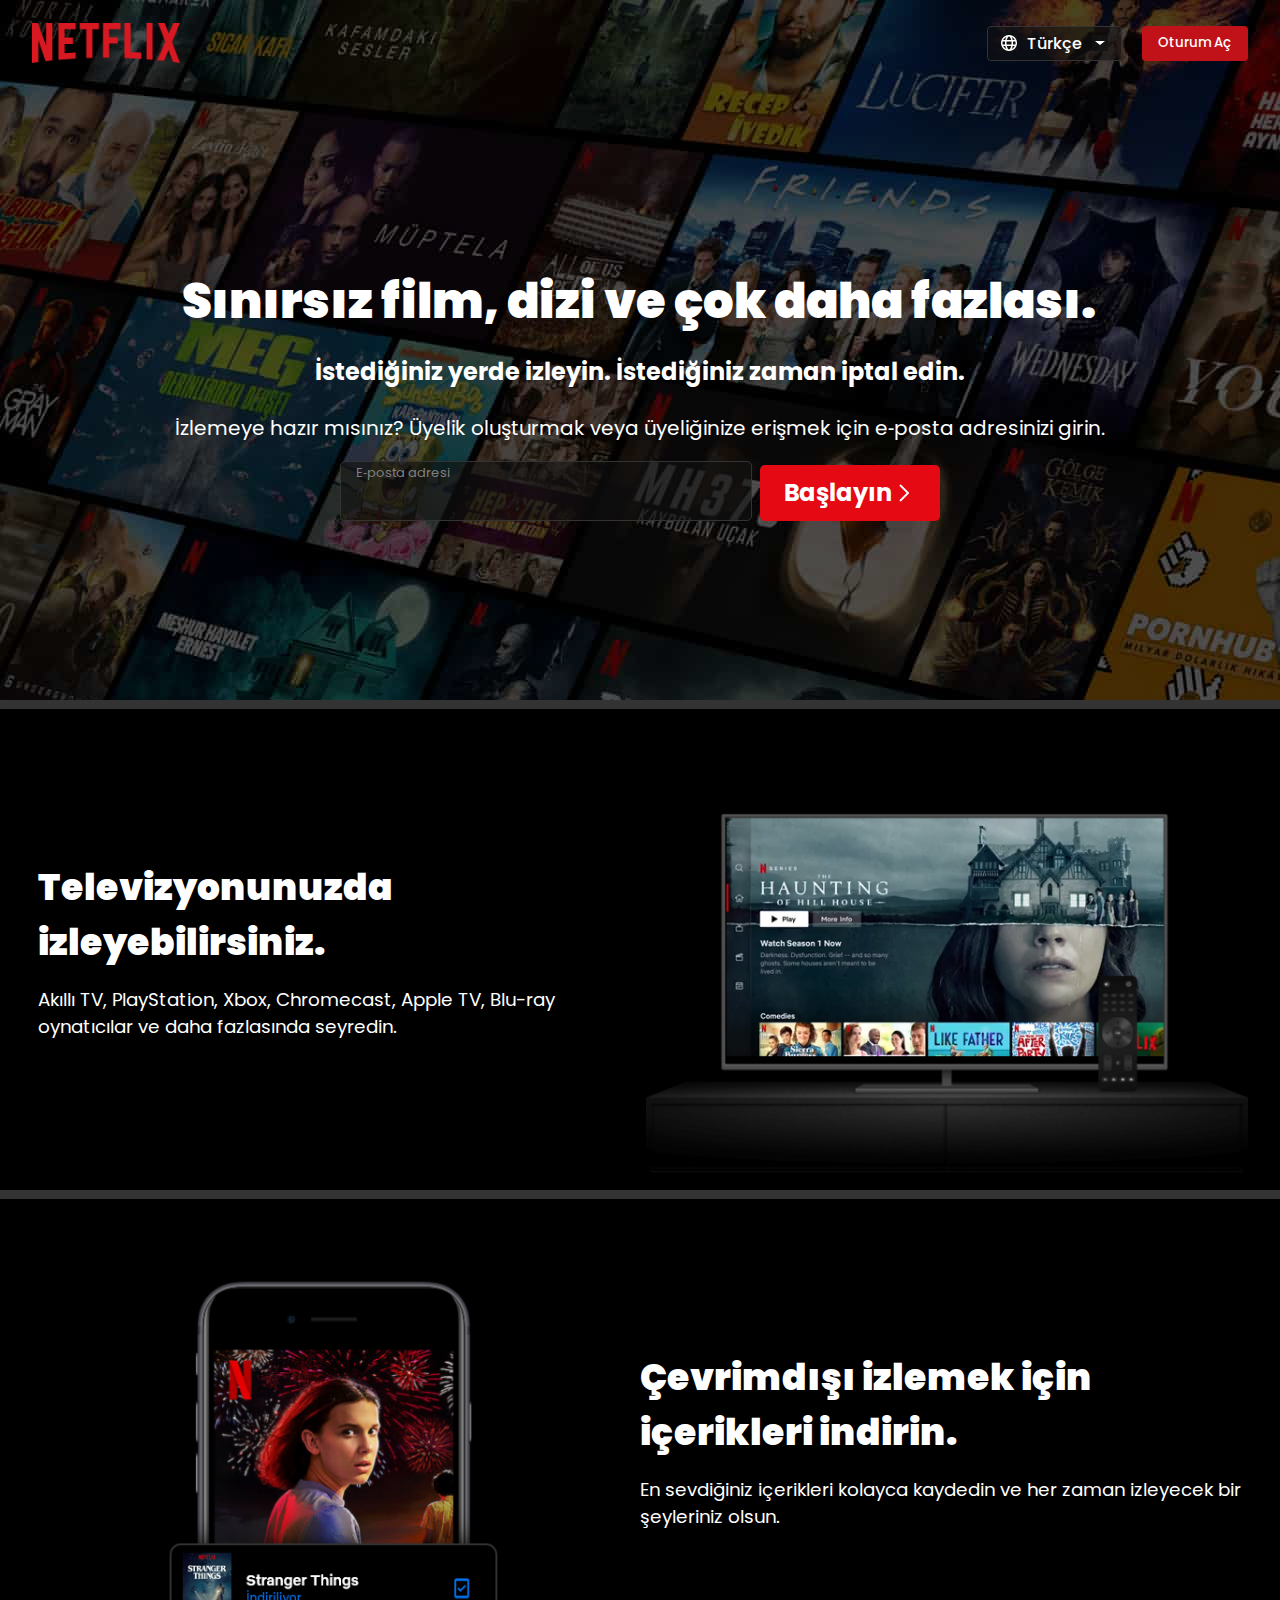
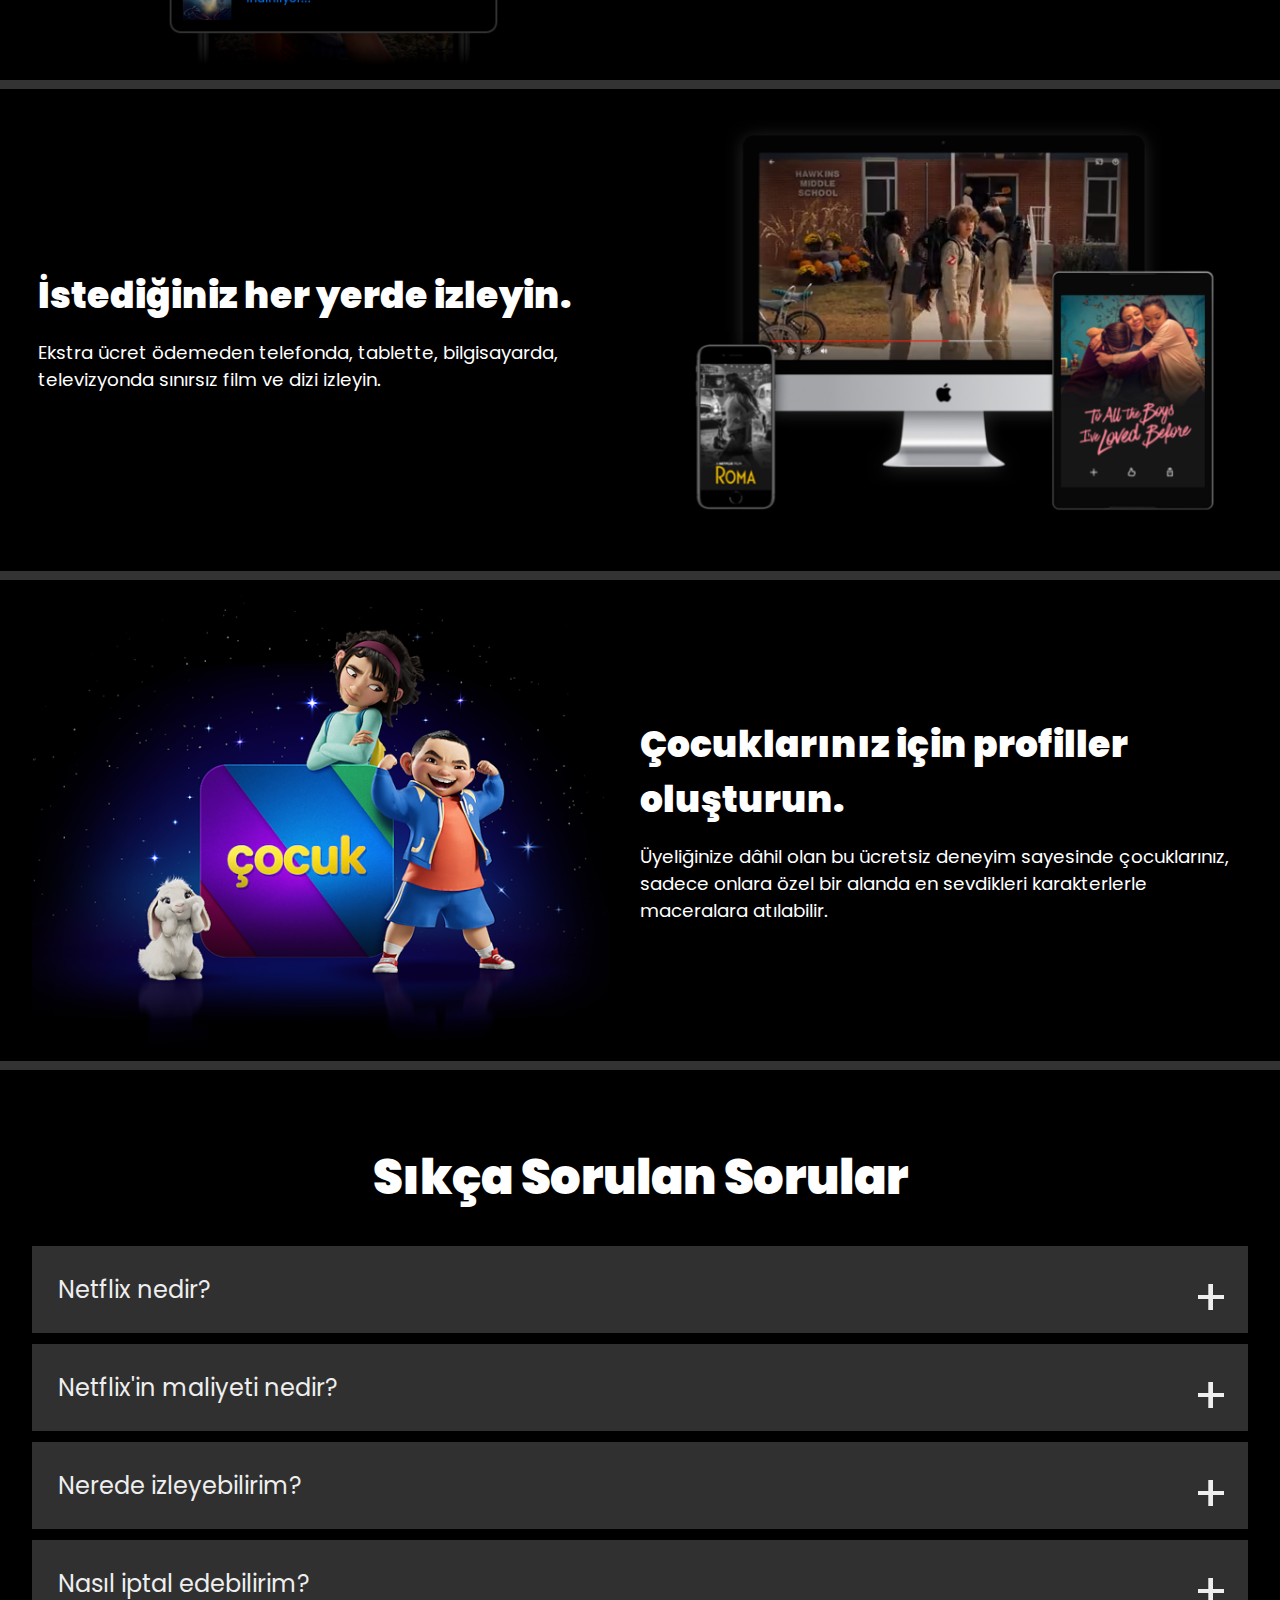
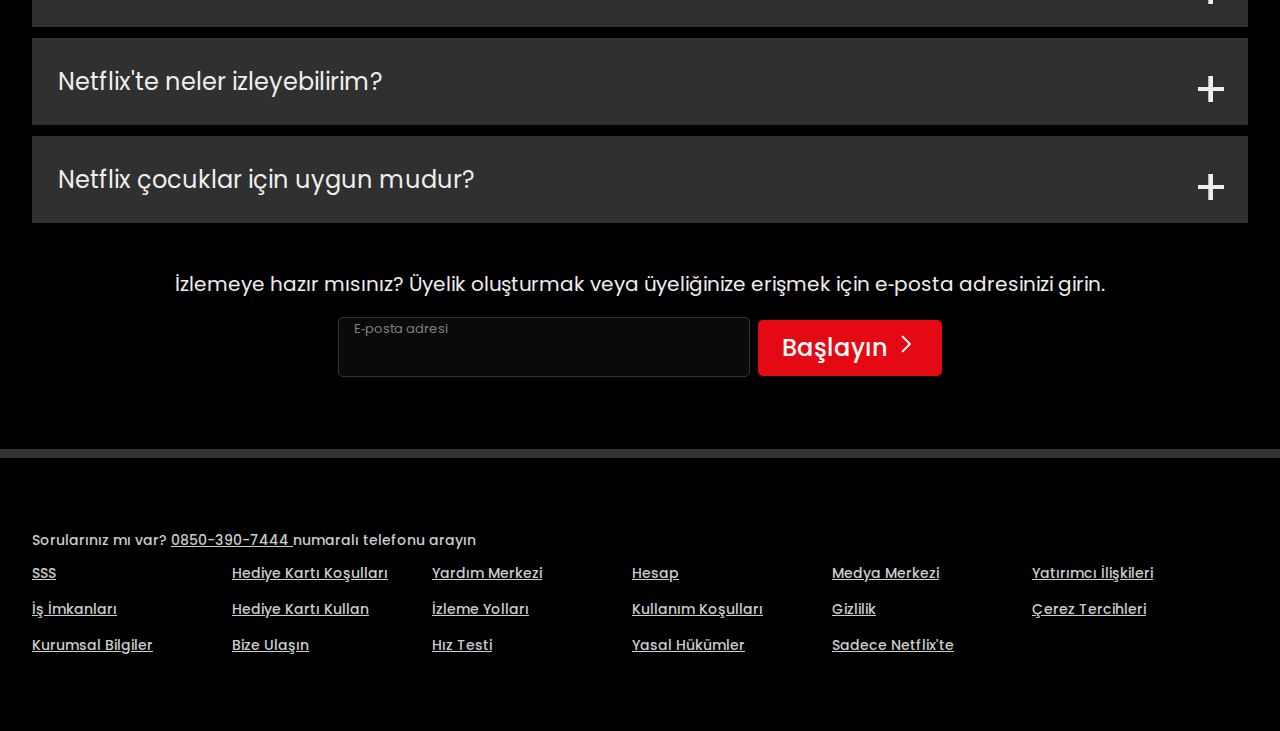
<file: index.html>
<!DOCTYPE html>
<html lang="tr">
<head>
    <meta charset="UTF-8">
    <meta http-equiv="X-UA-Compatible" content="IE=edge">
    <meta name="viewport" content="width=device-width, initial-scale=1.0">
    <link rel="stylesheet" href="index.css">
    <link rel="preconnect" href="https://fonts.googleapis.com">
<link rel="preconnect" href="https://fonts.gstatic.com" crossorigin>
<link href="https://fonts.googleapis.com/css2?family=Poppins&display=swap" rel="stylesheet">
    <title>Netflix Türkiye - TV Programlarını Çevrimiçi İzleyin, Filmleri Çevrimiçi İzleyin</title>
</head>
<body>
    <div class="entry-container">
     <header class="header">
        <nav class="navbar">
         <span class="logo">
            <img src="media/netflixLogo.png" class="logo-img">
         </span>
           <div>
            <button class="language">
                <img src="media/lang-icon-1.png">
               <span id="turkce"> Türkçe</span>
                <img src="media/lang-icon-2.png">
            </button>
            
            <button class="log-in" onclick="window.location.href='login.html'" style="cursor:pointer">Oturum Aç</button>
           </div>
        </nav>
     </header>
    <div class="entry-text-container">
     <div class="entry-text">
         <h1>Sınırsız film, dizi ve çok daha fazlası. </h1>
         <p>İstediğiniz yerde izleyin. İstediğiniz zaman iptal edin.</p>
         <h3>İzlemeye hazır mısınız? Üyelik oluşturmak veya üyeliğinize erişmek için e‑posta adresinizi girin.</h3>
         <form>
            
            <div class="email">
                <span>
                E‑posta adresi
            </span>
            <input autocomplete="email" minlength="5" maxlength="50" type="email" name="email">
           </div>
           <button role="button" type="submit">
            <p id="button-text">
            Başlayın </p>
            <img class="skip-track" src="media/skip-track.png"></img>
           </button>

         </form>
     </div>
    </div>
    </div>
    <div class="cards">
        <div class="card">
         <div class="card-content" id="card1" >
          <div class="card-text">
            <h2>
            Televizyonunuzda izleyebilirsiniz.
            </h2>
            <p>
                Akıllı TV, PlayStation, Xbox, Chromecast, Apple TV, Blu-ray oynatıcılar ve daha fazlasında seyredin.
            </p>
        </div>
        <div class="TV">
            <img src="media/tv.png">
            <!-- <div class="video-right">
                <video autoplay="" muted="" loop="">
                    <source src="/media/video-1.mp4" type="video/mp4">
                </video>
             </div> -->
        </div>
    </div>
 </div>
<div class="card">
  <div class="card-content" id="card2">
    <div class="TV">
     <img src="media/phone.png">
    </div>
    <div class="card-text">
      <h2>
        Çevrimdışı izlemek için içerikleri indirin.
      </h2>
      <p>
        En sevdiğiniz içerikleri kolayca kaydedin ve her zaman izleyecek bir şeyleriniz olsun.
      </p>
    </div>
</div>
        </div>
        <div class="card">
            <div class="card-content"  id="card3">
            <div class="card-text">
        <h2>
            İstediğiniz her yerde izleyin.
        </h2>
        <p>
            Ekstra ücret ödemeden telefonda, tablette, bilgisayarda, televizyonda sınırsız film ve dizi izleyin.
        </p>
            </div>
            <div class="TV">
             <img src="media/device-pile.png">
             
            </div>
        </div>

        </div>
        <div class="card">
            <div class="card-content"  id="card4">
                <div class="PNG">
             <img src="media/cocuk.png">
                </div>
                <div class="card-text">
    <h2>Çocuklarınız için profiller oluşturun.</h2>
    <p>Üyeliğinize dâhil olan bu ücretsiz deneyim sayesinde çocuklarınız, sadece onlara özel bir alanda en sevdikleri karakterlerle maceralara atılabilir.</p>
                </div>
            </div>
        </div>
    </div>
<div class="FAQ-container">
   <h2>Sıkça Sorulan Sorular</h2>
   <div class="FAQ">
    <ul class="List">
        <li>
           <input type="radio" name="text" id="bir"> 
            <label for="bir">Netflix nedir?</label>
            <div class="faq-content">
                <p> Netflix; internet bağlantılı binlerce cihazda ödüllü diziler, filmler, animeler, belgeseller ve daha fazlasını içeren geniş bir arşiv sunan bir streaming hizmetidir.</p>

                <p>  Tek bir reklam olmadan, istediğiniz kadar, istediğiniz zaman izleyebilirsiniz - hepsi aylık düşük bir ücret karşılığında. Her zaman keşfedilecek yeni bir şeyler var, 
                  üstelik her hafta yeni diziler ve filmler ekleniyor!</p>
            </div>
        </li>
        <li>
            <input type="radio" name="text" id="iki"> 
             <label for="iki">Netflix'in maliyeti nedir?</label>
             <div class="faq-content">
                <p>
                    Netflix'i akıllı telefonunuz, tabletiniz, Akıllı TV'niz, dizüstü bilgisayarınız veya yayın cihazınızda sabit bir aylık ücretle izleyin. Aylık plan ücretleri 63,99 TL ile 130,99 TL arasında değişmektedir. Ekstra maliyet yok, sözleşme yok.
                </p>
             </div>
         </li>
         <li>
            <input type="radio" name="text" id="uc"> 
             <label for="uc">Nerede izleyebilirim?</label>
             <div class="faq-content">
                <p>
                    İstediğiniz yerde, istediğiniz zaman izleyin. Bilgisayarınızda netflix.com adresinden veya akıllı TV'ler, akıllı telefonlar, tabletler, medya oynatıcılar ve oyun konsolları dahil Netflix uygulamasını sunan, internet bağlantılı herhangi bir cihazda anında izlemek için Netflix hesabınızla oturum açın.

                </p>
                <p>
                    Favori içeriklerinizi iOS, Android veya Windows 10 uygulamasıyla da indirebilirsiniz. Seyahatteyken ve internet bağlantısı olmadan izlemek için indirilenleri kullanın. Netflix'i her yere beraberinizde götürün.
                </p>
             </div>
         </li>
         <li>
            <input type="radio" name="text" id="dort"> 
             <label for="dort">Nasıl iptal edebilirim?</label>
             <div class="faq-content">
                 <p>
                    Netflix esnektir. Sinir bozucu hiçbir sözleşme ve taahhüt yoktur. Hesabınızı çevrimiçi olarak iki tıklamayla kolayca iptal edebilirsiniz. İptal ücreti yoktur - hesabınızı istediğiniz zaman başlatın veya durdurun.
                 </p>
             </div>
         </li>
         <li>
            <input type="radio" name="text" id="bes"> 
             <label for="bes">Netflix'te neler izleyebilirim?</label>
             <div class="faq-content">
                <p>
                    Netflix, uzun metrajlı filmler, belgeseller, diziler ve programlar, anime, ödüllü Netflix orijinal içerikleri ve daha fazlasından oluşan kapsamlı bir kütüphaneye sahiptir. İstediğiniz her zaman, istediğiniz kadar çok şey izleyin.
                </p>
             </div>
         </li>
         <li>
           <input type="radio" name="text" id="alti"> 
            <label for="alti">Netflix çocuklar için uygun mudur?</label>
            <div class="faq-content">
<p>
    Üyeliğinize dâhil olan Netflix Çocuk deneyimi, çocukların ailece izlenebilecek dizi ve filmleri kendilerine özel bir alanda izlemelerini sağlarken kontrolü ebeveynlere verir.
</p>
<p>
    Çocuk profillerinde bulunan PIN korumalı ebeveyn kontrolleri sayesinde, çocukların izleyebileceği içeriklerin yetişkinlik düzeylerini kısıtlayabilir ve onların görmesini istemediğiniz belirli içerikleri engelleyebilirsiniz.
</p>
            </div>
        </li>
    </ul>
   </div>
 <h3>
    İzlemeye hazır mısınız? Üyelik oluşturmak veya üyeliğinize erişmek için e‑posta adresinizi girin. 
 </h3>
 <form>
            
    <div class="email">
        <span>
        E‑posta adresi
    </span>
    <input autocomplete="email" minlength="5" maxlength="50" type="email" name="email">
   </div>
   <button role="button" type="submit">
    <p id="button-text">
    Başlayın <img class="skip-track" src="media/skip-track.png"></p>
   </button>
 </form>
</div>
<footer>
    <div class="footer-content">
        <p>Sorularınız mı var? <a href="#"> 0850-390-7444 </a> numaralı telefonu arayın</p>
        <div class="links">
            <a href="#">SSS</a>
            <a href="#">Hediye Kartı Koşulları</a>
            <a href="#">Yardım Merkezi</a>
            <a href="#">Hesap</a>
            <a href="#">Medya Merkezi</a>
            <a href="#">Yatırımcı İlişkileri</a>
            <a href="#">İş İmkanları</a>
            <a href="#">Hediye Kartı Kullan</a>
            <a href="#">İzleme Yolları</a>
            <a href="#">Kullanım Koşulları</a>
            <a href="#">Gizlilik</a>
            <a href="#">Çerez Tercihleri</a>
            <a href="#">Kurumsal Bilgiler</a>
            <a href="#">Bize Ulaşın</a>
            <a href="#">Hız Testi</a>
            <a href="#">Yasal Hükümler</a>
            <a href="#">Sadece Netflix'te</a>
        </div>
    </div>
</footer>
</body>
</html>
</file>
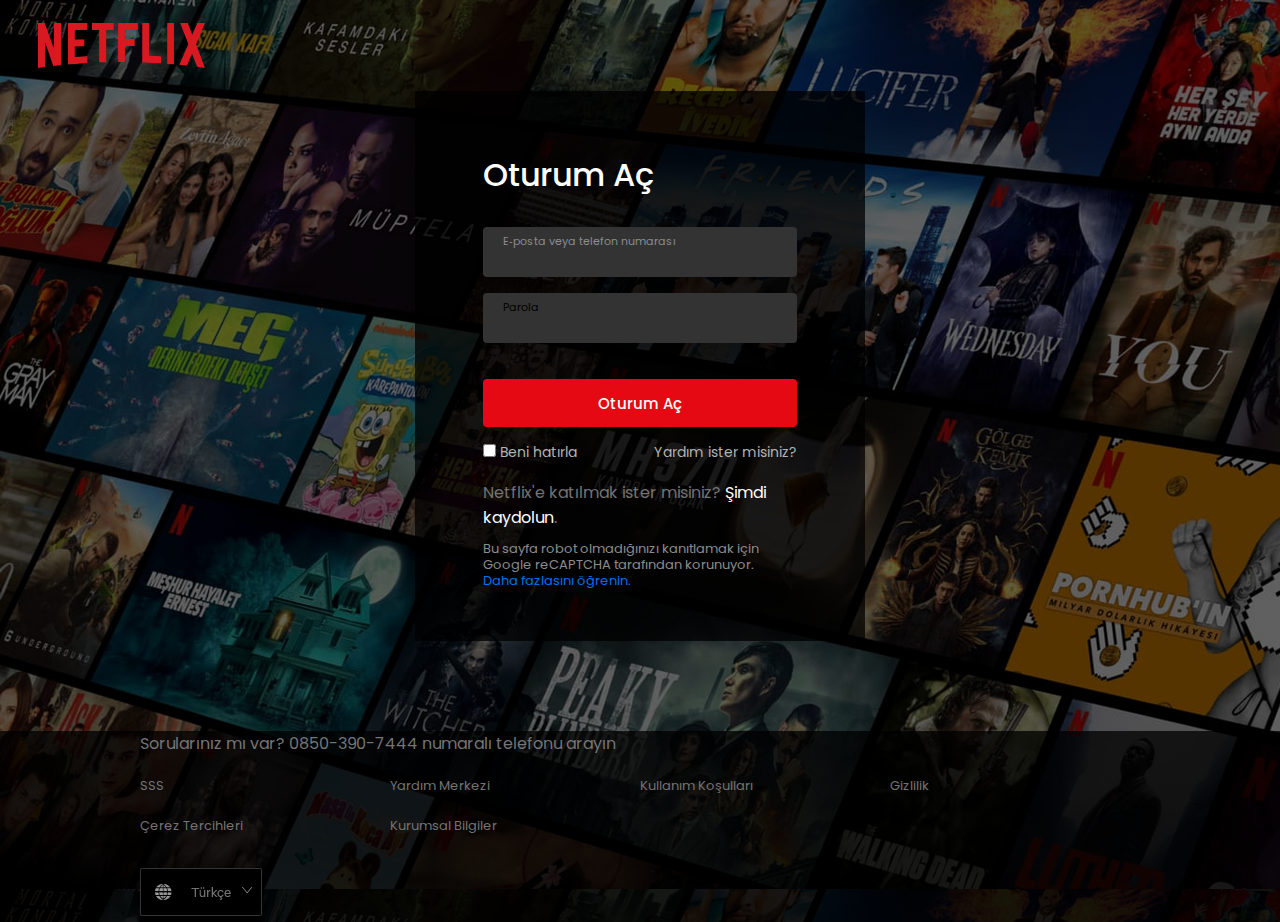
<file: login.html>
<!DOCTYPE html>
<html lang="tr">
<head>
    <meta charset="UTF-8">
    <meta http-equiv="X-UA-Compatible" content="IE=edge">
    <meta name="viewport" content="width=device-width, initial-scale=1.0">
    <title>Netflix</title>
    <link rel="stylesheet" href="login.css">
    <link rel="preconnect" href="https://fonts.googleapis.com">
<link rel="preconnect" href="https://fonts.gstatic.com" crossorigin>
<link href="https://fonts.googleapis.com/css2?family=Poppins&display=swap" rel="stylesheet">

</head>
<body>
    <div class="container">
        <header>
            <nav>
                <span class="logo">
                    <img src="media/netflixLogo.png" class="logo-img">
                 </span>

            </nav>
        </header>
        <div class="login-body">
            <div class="login">
                <h1>
                    Oturum Aç
                </h1>
                <div class="email-box">
                    <span>
                        E‑posta veya telefon numarası
                    </span>
                    <input autocomplete="email" minlength="5" maxlength="50" type="email" name="email">
                </div>
                <div class="password-box">
                    <span>
                        Parola
                    </span>
                    <input id="password" type="password" name="password" autocomplete="password" placeholder="">
                </div>
                <button class="login-button" type="submit" autocomplete="off" onclick="window.location.href='whoswatching.html';">Oturum Aç</button>
                <div class="remember-help">
                    <div class="remember">
                        <input type="checkbox" id="remember-me">
                        <label for="remember-me">Beni hatırla</label>
                    </div>
                    <div class="help">
                        <a href="#">Yardım ister misiniz?</a>
                    </div>
                </div>
                    <div class="text-area">
                            <div class="signup">
                                Netflix'e katılmak ister misiniz?&nbsp;<a>Şimdi kaydolun</a>. 
                            </div>
                            <div class="recaptcha">
                                <span>
                                    Bu sayfa robot olmadığınızı kanıtlamak için Google reCAPTCHA tarafından korunuyor. 
                                </span><br>
                                
                                <a>
                                    Daha fazlasını öğrenin.
                                </a>
                            </div>
                    </div>
                
            </div>
        </div>
        <footer>
            <div class="footer-content">
                <p>
                    Sorularınız mı var? 0850-390-7444 numaralı telefonu arayın
                </p>
                <ul>
                    <li><a href="#">SSS</a></li>
                    <li><a href="#">Yardım Merkezi</a></li>
                    <li><a href="#">Kullanım Koşulları</a></li>
                    <li><a href="#">Gizlilik</a></li>
                    <li><a href="#">Çerez Tercihleri</a></li>
                    <li><a href="#">Kurumsal Bilgiler</a></li>
                </ul>
                <button>
                    <span><img src="media/lang-button.png"></span>
                </button>
            </div>
        </footer>
    </div>
</body>
</html>
</file>
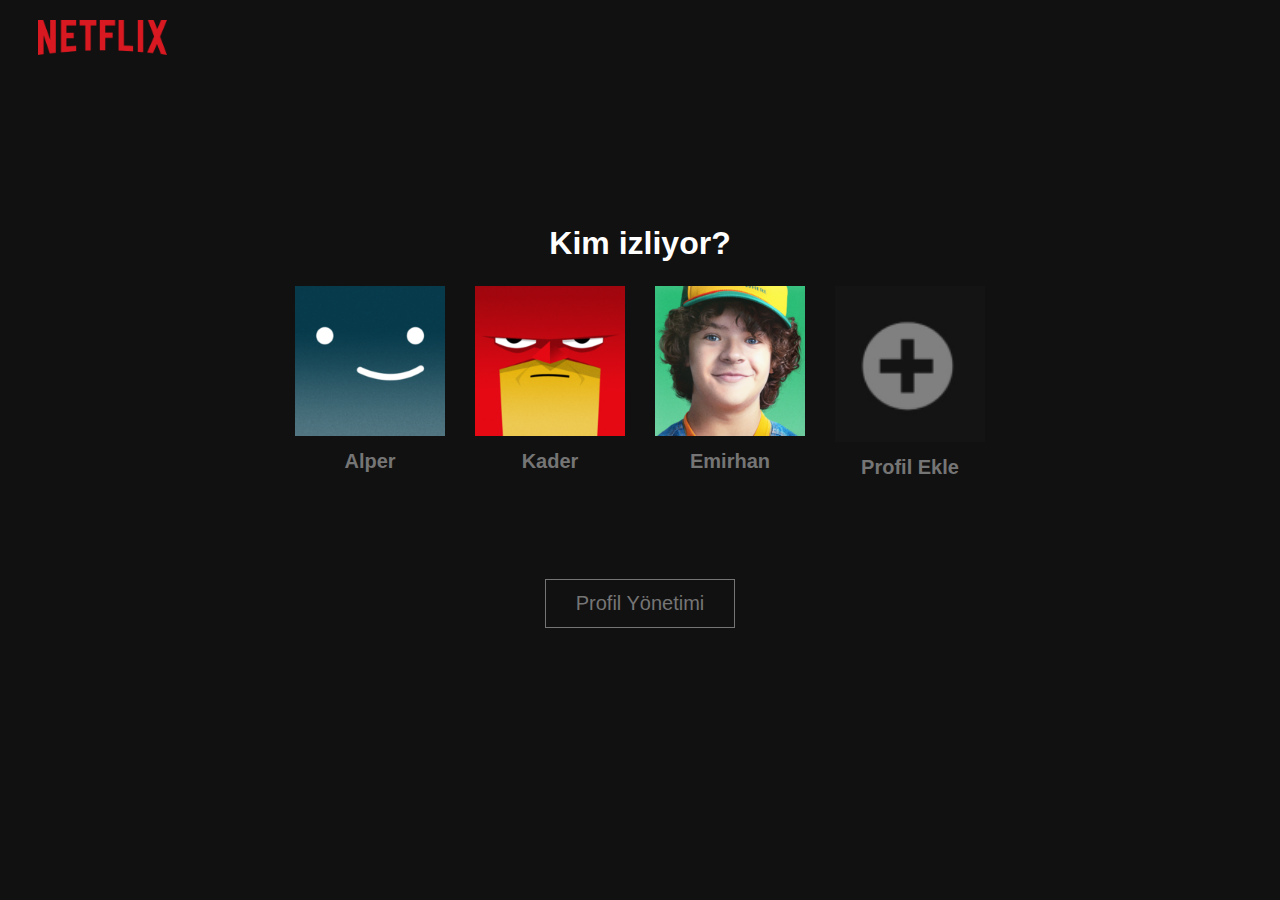
<file: whoswatching.html>
<!DOCTYPE html>
<html lang="en">
<head>
    <meta charset="UTF-8">
    <meta http-equiv="X-UA-Compatible" content="IE=edge">
    <meta name="viewport" content="width=device-width, initial-scale=1.0">
    <title>Netflix</title>

    <style>
* {
    margin: 0;
    padding: 0;
    box-sizing: border-box;
    
    font-family: Arial, Helvetica, sans-serif;
}

body {
    background-color: #111;
}

.container{
    background-color: #111;
    width: 100%;
    height: 100%;
    
}
nav {
    margin: 0 3%;
    width: 100%;
    display: flex;
     
}

.logo {
    display: flex;
    margin: 20px 0;
}

.logo-img {
    height: 35px;
    vertical-align: middle;
    width: auto;
}

.cards img {
    width: 150px;
    height: auto;
}

.main {
    display: flex;
    justify-content: center;
    flex-wrap: wrap;
}

h1{
    width: 100%;
    text-align: center;
    color: #fff;
    margin-top: 150px;
    margin-bottom: 24px;
    font-weight: bold;
}
.cards {
    display: flex;
    justify-content: center;
    gap: 30px;
    width: 100%;
    margin-bottom: 100px;
}

p {
    text-align: center;
    margin-top: 10px;
    font-size: 20px;
    color: #757575;
    font-weight: 700;
}


button {
    border: 0;
    background-color: #111;
    color: #757575;
    cursor: pointer;
    
}

#manage {
    padding: 12px 30px;
    border: 1px solid #757575;
    font-size: 20px;
    color: #757575;
    text-decoration: none;
}





    </style>
</head>
<body>
    <div class="container">
        
        <header>
            <nav>
                <span class="logo">
                    <img src="media/netflixLogo.png" class="logo-img">
                 </span>

            </nav>
        </header>
    <div class="main">
        <h1>Kim izliyor?</h1>
        <div class="cards">
            <div class="card">
                <button onclick="window.location.href='main-page/main.html';">
                <img src="media/icon1.png"></button>
                <p>Alper</p>
            </div>
            <div class="card">
                <button onclick="window.location.href='main-page/main.html';">
                <img src="media/icon2.png"></button>
                <p>Kader</p>
            </div>
            <div class="card">
                <button onclick="window.location.href='main-page/main.html';"> 
                <img src="media/icon3.png"></button>
                <p>Emirhan</p>
            </div>
            <div class="card">
                <button onclick="window.location.href='#';">
                <img src="media/add-icon.png"></button>
                <p>Profil Ekle</p>
            </div>
        </div>
        <a id="manage" href="#">
            <span>
            Profil Yönetimi
        </span>
        </a>
    </div>
</div>
    
</body>
</html>
</file>
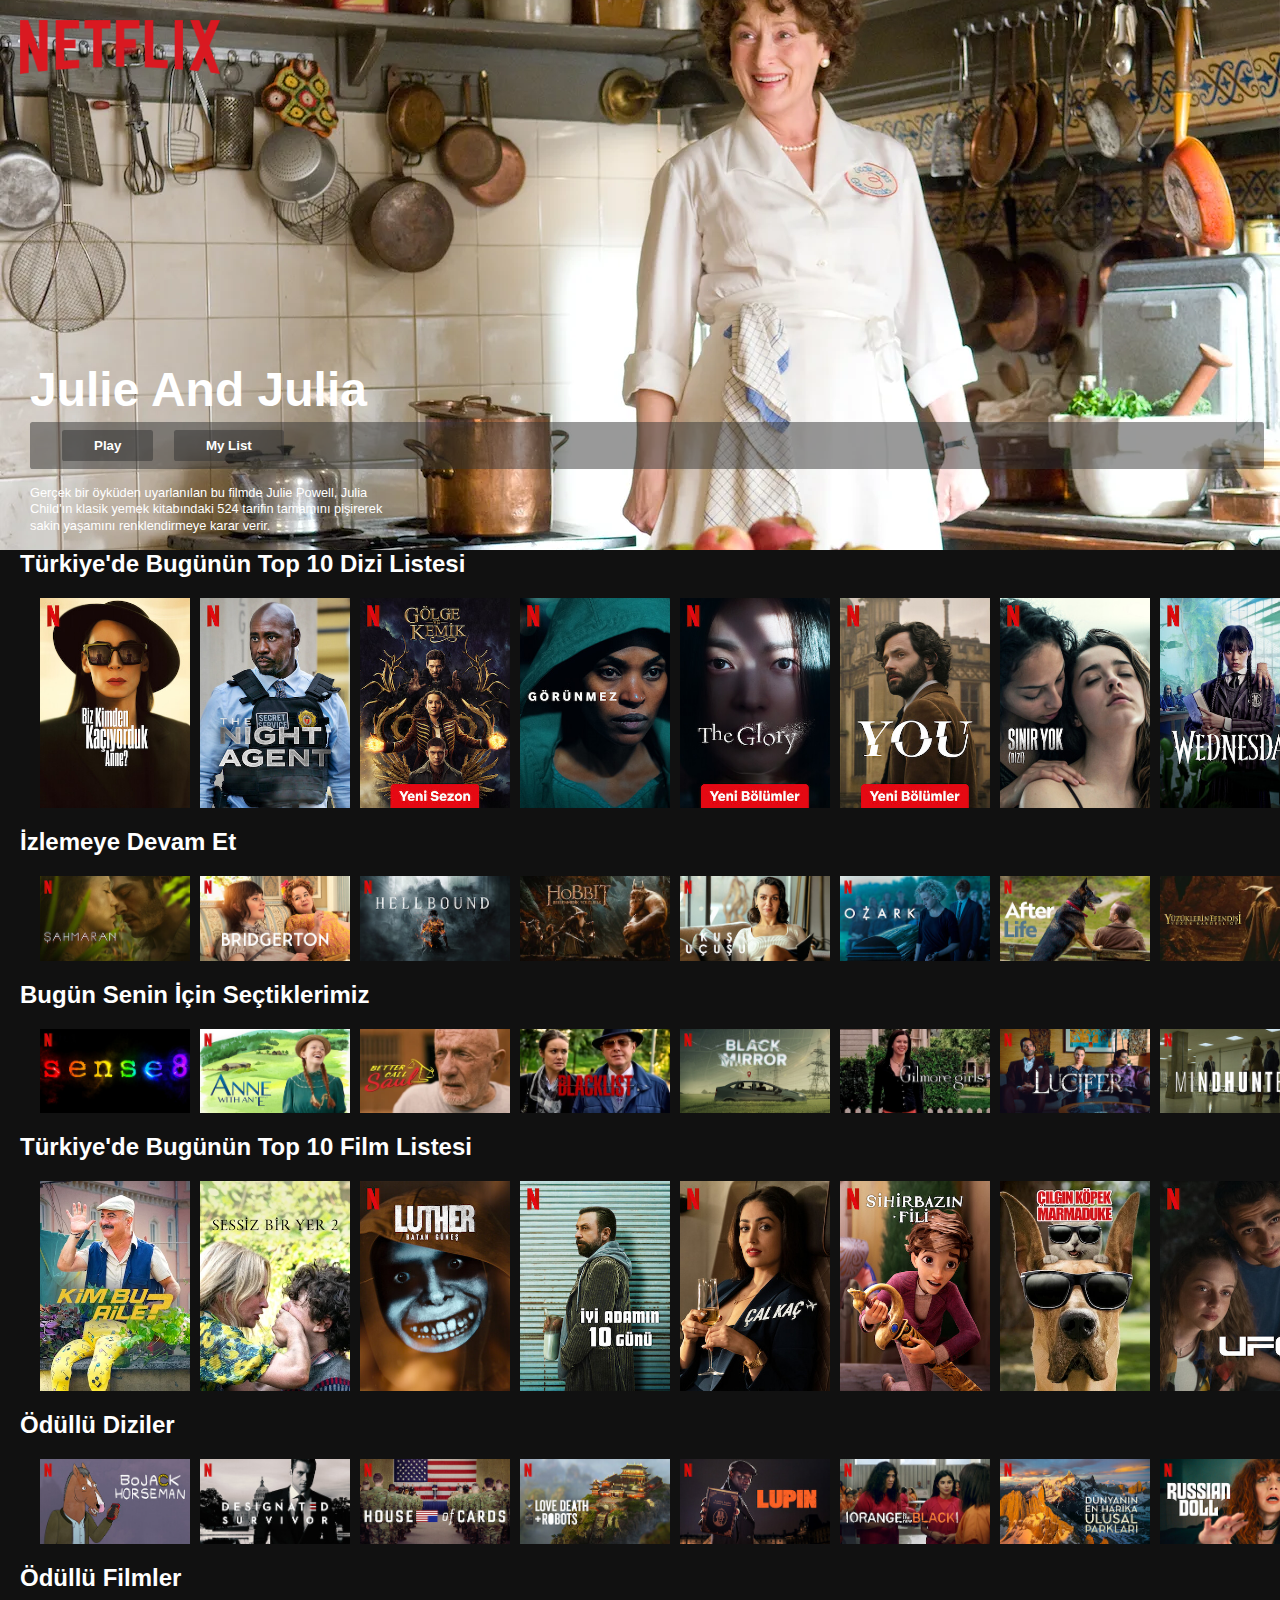
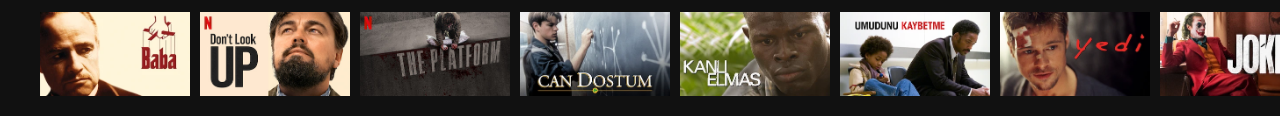
<file: main-page/main.html>
<!DOCTYPE html>
<html lang="en">
<head>
    <meta charset="UTF-8">
    <meta http-equiv="X-UA-Compatible" content="IE=edge">
    <meta name="viewport" content="width=device-width, initial-scale=1.0">
    <title>Netflix Clone</title>
    <link rel="stylesheet" href="style.css">
</head>
<body>

     <!--Navbar-->
     <div class="nav" id="nav">
        <img src="banner/netflixLogo.png" alt="" class="nav_logo">
     </div>

    <!--tanıtım-->
    <div class="tanıtım" id="tanıtım">
        <video id="video" class="tanıtım" poster="banner/banner.webp" style="pointer-events: none;">
        <source src="banner/banner.webp" type="jpg"7>
     </video>

     <div class="tanıtım_içeriği">
        <h1 class="tanıtım_başlığı"> Julie And Julia</h1>
        <div class="tanıtım_butonu">
            <button class="tanıtım_butonu" id="btnPlayPause" accesskey="p" onclick="playPauseVideo();">Play</button>
            <button class="tanıtım_butonu">My List</button>
        </div>
        <div class="tanıtım_alanı">
            Gerçek bir öyküden uyarlanılan bu filmde Julie Powell, Julia Child'ın klasik yemek kitabındaki 524 tarifin tamamını pişirerek sakin yaşamını renklendirmeye karar verir.
        </div>
     </div>
    </div>

    

    <!--Türkiye'de Bugünün Top 10 Dizi Listesi-->
    <div class="satır">
        <h2>Türkiye'de Bugünün Top 10 Dizi Listesi</h2>
        <div class="satır_resimleri">
            <img src="türkiyetop10dizi/bizkimdenkaciyordukanne.jpg" alt="" class="satır_resmi buyuk_resim ">
            <img src="türkiyetop10dizi/thenightagent.jpg" alt="" class="satır_resmi buyuk_resim  ">
            <img src="türkiyetop10dizi/golgevekemik.jpg" alt="" class="satır_resmi buyuk_resim  ">
            <img src="türkiyetop10dizi/gorunmez.jpg" alt="" class="satır_resmi buyuk_resim ">
            <img src="türkiyetop10dizi/thegolry.jpg" alt="" class=" satır_resmi buyuk_resim  ">
            <img src="türkiyetop10dizi/you.jpg" alt="" class="satır_resmi buyuk_resim ">
            <img src="türkiyetop10dizi/siniryok.jpg" alt="" class="satır_resmi buyuk_resim ">
            <img src="türkiyetop10dizi/wednesday.jpg" alt="" class="satır_resmi buyuk_resim ">
            <img src="türkiyetop10dizi/adavemaestro.jpg" alt="" class="satır_resmi buyuk_resim ">
            <img src="türkiyetop10dizi/kardeşpayi.webp" alt="" class="satır_resmi buyuk_resim ">

        </div>
    </div>

     <!-- İzlemeye Devam Et -->
     <div class="satır">
        <h2>İzlemeye Devam Et</h2>
        <div class="satır_resimleri">
            <img src="izlemeyedevamet/sahmaran.jpg" alt="" class="satır_resmi">
            <img src="izlemeyedevamet/bridgerton.jpg" alt="" class="satır_resmi ">
            <img src="izlemeyedevamet/hellbound.jpg" alt="" class="satır_resmi ">
            <img src="izlemeyedevamet/hobbit.webp" alt="" class="satır_resmi ">
            <img src="izlemeyedevamet/kusucusu.jpg" alt="" class="satır_resmi" >
            <img src="izlemeyedevamet/ozark.jpg" alt="" class="satır_resmi">
            <img src="izlemeyedevamet/afterlife.jpg" alt="" class="satır_resmi">
            <img src="izlemeyedevamet/yüzüklerinefendisi.webp" alt="" class="satır_resmi ">
            <img src="izlemeyedevamet/thegoodplace.webp" alt="" class="satır_resmi ">
            <img src="izlemeyedevamet/perapalasta.jpg" alt="" class="satır_resmi">

        </div>
    </div>


     <!--Bugün Senin İçin Seçtiklerimiz -->
     <div class="satır">
        <h2>Bugün Senin İçin Seçtiklerimiz </h2>
        <div class="satır_resimleri">
            <img src="drama dizileri/sense 8.jpg" alt="" class="satır_resmi ">
            <img src="drama dizileri/annewithe.jpg" alt="" class="satır_resmi ">
            <img src="drama dizileri/better call saul.webp" alt="" class="satır_resmi ">
            <img src="drama dizileri/blacklist.webp" alt="" class="satır_resmi ">
            <img src="drama dizileri/blackmirror.jpg" alt="" class="satır_resmi ">
            <img src="drama dizileri/gilmoregirls.webp" alt="" class="satır_resmi ">
            <img src="drama dizileri/lucifer.jpg" alt="" class="satır_resmi ">
            <img src="drama dizileri/mindhunter.jpg" alt="" class="satır_resmi ">
            <img src="drama dizileri/outlander.webp" alt="" class="satır_resmi">
            <img src="drama dizileri/the serpent.jpg" alt="" class="satır_resmi">

        </div>
    </div>

     <!--Türkiye'de Bugünün Top 10 Film Listesi-->
     <div class="satır">
        <h2>Türkiye'de Bugünün Top 10 Film Listesi</h2>
        <div class="satır_resimleri">
            <img src="türkiyedetop10filmlistesi/kimbuaile1.webp" alt="" class="satır_resmi buyuk_resim">
            <img src="türkiyedetop10filmlistesi/sessizbiryer2.webp" alt="" class="satır_resmi buyuk_resim">
            <img src="türkiyedetop10filmlistesi/luther3.jpg" alt="" class="satır_resmi buyuk_resim">
            <img src="türkiyedetop10filmlistesi/iyiadam10gum4.jpg" alt="" class="satır_resmi buyuk_resim">
            <img src="türkiyedetop10filmlistesi/calkac5.jpg" alt="" class="satır_resmi buyuk_resim">
            <img src="türkiyedetop10filmlistesi/sihirbazınfilmi6.jpg" alt="" class="satır_resmi buyuk_resim">
            <img src="türkiyedetop10filmlistesi/marmadukle7.webp" alt="" class="satır_resmi buyuk_resim">
            <img src="türkiyedetop10filmlistesi/ufo8.jpg" alt="" class="satır_resmi buyuk_resim">
            <img src="türkiyedetop10filmlistesi/gölgelerkralı9.jpg" alt="" class="satır_resmi buyuk_resim">
            <img src="türkiyedetop10filmlistesi/iyiadam10gum4.jpg" alt="" class="satır_resmi buyuk_resim">

        </div>
    </div>

    <!-- Ödüllü Diziler -->
    <div class="satır">
        <h2>Ödüllü Diziler</h2>
        <div class="satır_resimleri">
            <img src="ödüllüdiziler/bojackhorseman.jpg" alt="" class="satır_resmi">
            <img src="ödüllüdiziler/designatedsurvivor.jpg" alt="" class="satır_resmi ">
            <img src="ödüllüdiziler/houseofcards.jpg" alt="" class="satır_resmi ">
            <img src="ödüllüdiziler/lovedeathrobots.jpg" alt="" class="satır_resmi ">
            <img src="ödüllüdiziler/lupın.jpg" alt="" class="satır_resmi ">
            <img src="ödüllüdiziler/orangeblack.jpg" alt="" class="satır_resmi ">
            <img src="ödüllüdiziler/parklar.jpg" alt="" class="satır_resmi ">
            <img src="ödüllüdiziler/russıandoll.jpg" alt="" class="satır_resmi ">
            <img src="ödüllüdiziler/thelastdance.jpg" alt="" class="satır_resmi ">
            <img src="ödüllüdiziler/vikings.webp" alt="" class="satır_resmi ">

        </div>
    </div>

    <!-- Ödüllü Filmler -->
    <div class="satır">
        <h2>Ödüllü Filmler</h2>
        <div class="satır_resimleri">
            <img src="ödüllüfilmler/baba.webp" alt="" class="satır_resmi ">
            <img src="ödüllüfilmler/dontlookup.jpg" alt="" class="satır_resmi ">
            <img src="ödüllüfilmler/theplatform.jpg" alt="" class="satır_resmi ">
            <img src="ödüllüfilmler/candostum.webp" alt="" class="satır_resmi ">
            <img src="ödüllüfilmler/kanlıelmas.webp" alt="" class="satır_resmi ">
            <img src="ödüllüfilmler/umudunukaybetme.webp" alt="" class="satır_resmi ">
            <img src="ödüllüfilmler/yedi.webp" alt="" class="satır_resmi ">
            <img src="ödüllüfilmler/joker.webp" alt="" class="satır_resmi">
            <img src="ödüllüfilmler/thetwoworlds.webp" alt="" class="satır_resmi ">
            <img src="ödüllüfilmler/sherlockholmes.webp" alt="" class="satır_resmi ">

        </div>
    </div>

    <script>
        const nav=document.getElementById("nav");
        window.addEventListener('scroll',() => {
        if(window.scrollY>100)
        {
            nav.classList.add('nav_black');
        }
        else 
        {nav.classList.remove('nav_black');}
    })
    </script>


    
</body>
</html>
</file>
<file: index.css>
* {
    margin: 0;
    padding: 0;
    box-sizing: border-box;
    font-family:'Poppins', sans-serif;
    
}


/* Giris Kismi */

.entry-container {
    height: 700px;
    background-image: linear-gradient(rgba(0,0,0,0.6), rgba(0,0,0,0.6)), url(media/background.jpg);
    
}


.navbar {
    display: flex;
    margin: auto;
    max-width: calc( 83.33333333333334% - 6rem );
    
}

.logo {
    display: flex;
    margin: 23px 0;
    margin-right: auto;
}

.logo-img {
    width: 9.25rem;
    height: 2.5rem;
}

.navbar div {
    align-self: center;
    font-size: 22px;
    font-weight: 500;
    display: flex;
    flex-wrap: nowrap;
    gap: 20px;
    
}

.language {
    background-color: rgba(17, 17, 17, 0.6);
    color:#fff;
    border: 1px solid #333;
    border-radius:5px;
    display: flex;
    justify-content: center;
    align-items: center;
    padding: 4px 13px;
    font-size: 16px;
    font-weight: 500;
    gap: 10px;
    border-radius: 0.25rem;
}


.log-in {
    background-color: rgb(193,17,25);
    padding: 4px 16px;
    font-weight: 500;
    color: #fff;
    border: #000;
    border-radius: 0.25rem;
}













.entry-text-container {
    display: flex;
    height: 614px;
}




.entry-text {
    display: flex;
    flex-direction: column;
    max-width: calc( 83.33333333333334% - 6rem );
    margin: auto;
    text-align: center;
    align-self: center;
    justify-self: center;
    color: white;
}

.entry-text h1 {
    font-size: 3rem;
    font-weight: 900;
    
}

.entry-text p {
    font-size: 24px;
    font-weight:bold;
    margin-top: 1rem;
}

.entry-text h3 {
    margin: 1.5rem 0 0;
    font-weight: 400;
    font-size: 1.25rem;
    line-height: 1.875rem;
    padding: 0 2rem;
}
.entry-text form {
    display: flex;
    width: 100%;
    justify-content:center;
    align-items: end;
}

.email {
    width: 412px;
    height: 60px;
    font-size: 1rem;
    font-weight: 400;
    padding: 0px;
    display: inline-flex;
    flex-direction: column;
    justify-content: center;
    align-items: end;
    margin-top: 18px;
    border: 1px solid #333;
    border-radius:5px;
    background-color: rgba(17, 17, 17, 0.6);
}

.email span {
    align-self: flex-start;
    margin-left: 15px;
    color: grey;
    margin-top: px;
    font-size: 13px;
}

.entry-text input {
    background-color:transparent;
    height: 24px;
    width:380px;
    margin-bottom: 0.5rem;
    margin-top: 0.25rem;
    margin-left: 1rem;
    margin-right: 1rem;
    border: 0;
    color: #fff;
    font-weight: bold;
}

.entry-text button {
    display: flex;
    margin-left: 0.5rem;
    width: auto;
    font-size: 1.5rem;
    font-weight: 500;
    height: 56px;
    padding: 0.75rem 1.5rem;
    background: rgb(229, 9, 20);
    color: rgb(255, 255, 255);
    align-items: center;
    justify-content: center;
    cursor: pointer;
    border: 5px;
    border-radius:5px;
}

#button-text {
    margin: 0;
}

.skip-track {
    width: 24px;
    justify-self: center;
    align-self: center;
}



/* Kartlar */


.cards {
    display: flex;
    flex-direction: column;
    color: #fff;
}

.cards h2 {
    font-size: 2.25rem;
    font-weight: 900;
}
.cards p {
    font-size: 1.15rem;
    font-weight: 400;
    margin-top: 1rem;
}

/* Kart icerigi */

.card {
    height: 38.3vw;
    width: 100%;
    display: flex;
    border-top: 9px solid #333;
    background-color: #000;
    flex-direction: row;
    align-items: center;
    justify-items: center;
}

.card-content {
    display: flex;
    margin: 0 auto;
    padding: 72px 0;
    flex-wrap: nowrap;
    max-width: calc( 83.33333333333334% - 6rem );
}

.card-text {
    display: flex;
    flex-direction: column;
    flex-wrap: nowrap;
    justify-content: center;
    margin:0 6px;
    flex-basis: 50%;
}

.TV {
    position: relative;
    display: flex;
    flex-basis: 50%;
    justify-content: center;

}

.TV img {
    width: 100%;
    height: auto;
}

/* .video-right {
    position: absolute;
    align-self: center;
    justify-self: center;
    overflow: hidden;
} */

.PNG{
    position: relative;
    display: flex;
    flex-basis: 50%;
    justify-content: center;
}

.PNG img {
    width: 100%;
    height: auto;
}


/* FAQ */

.FAQ-container {
    padding: 72px 0;
    border-top: 9px solid #333;
    background-color: #000;
    display: flex;
    flex-direction: column;
    align-items: center;
    justify-content: center;
    color: #eee;
}

.FAQ-container h2 {
    font-size: 3rem;
    font-weight: 900;
    text-align: center;
    color: #fff;
}

.FAQ {
    max-width: calc( 83.33333333333334% - 6rem );
}

.List {
    list-style: none;
  font-size: 1.5rem;
font-weight: 400;  
margin-top: 2rem;

}

.List li {
    margin-bottom:10px;
    background-color: #303030;
    display: flex;
    flex-direction: column;

}

label {
    width: 100%;
    padding: 26px;
    cursor: pointer;
    border-bottom: 1px solid #000;
    position: relative;
}

label::after {
    font-size: 50px;
    content: '+';
    position: absolute;
    right: 20px;
    top: 15px;
}

input[type=radio] {
    display: none;
}

.faq-content {
    display: flex;
    text-align: left;
    flex-direction: column;
    height: 0;
    overflow: hidden;
}
.faq-content p {
    margin-bottom: 1rem;
    height: auto;
}

input[type=radio]:checked + label + .faq-content {
   height: auto; 
   margin:1rem;
}

input[type=radio]:checked + label::after {
    content: 'X';
    position: absolute;
    right: 20px;
    top: 25px;
    font-size: 30px;
}

.FAQ-container:first-child {
    font-size: 3rem;
font-weight: 900;
line-height: 1.875rem;
margin-top: 50px;
}

.FAQ-container input {
    align-self: center;
    border: 0;
    background-color: transparent;
    height: 24px;
    width:380px;
    margin-bottom: 0.5rem;
    margin-top: 0.25rem;
    margin-left: 1rem;
    margin-right: 1rem;
    border: 0;
    color: #fff;
    font-weight: bold;
}

.FAQ-container h3 {
    font-weight: 400;
font-size: 1.25rem;
line-height: 1.875rem;
margin-top: 35px;
  text-align: center;
}

.FAQ-container form {
    display: flex;
    align-items: center;
    justify-content: center;
}

.FAQ-container button {
    display: flex;
    margin-left: 0.5rem;
    width: auto;
    font-size: 1.5rem;
    font-weight: 500;
    height: 56px;
    padding: 0.75rem 1.5rem;
    background: rgb(229, 9, 20);
    color: rgb(255, 255, 255);
    align-items: center;
    justify-content: center;
    cursor: pointer;
    border: 5px;
    border-radius:5px;
    margin-top: 20px;
}





/* FOOTER */


footer {
    display: flex;
    align-items:center;
    justify-content: center;
    flex-direction: column;
    font-weight: 500;
    color: #ccc;
    font-size: 14px;
    background-color: black;
    border-top: 9px solid #333;
}
   
a {
    color: #ccc;
}

.footer-content {
    display: flex;
    flex-direction: column;
    flex-wrap: nowrap;
    padding: 60px 0;
    margin: auto;
    max-width: calc( 83.33333333333334% - 6rem );
}

.footer-content p {
    display: block;
    padding: 12px 0;
}

.links {
    display: flex;
    flex-direction: row;
    flex-wrap: wrap;
    justify-content: stretch;
}

.links a {
    padding-bottom: 15px;
    min-width: 200px;
}










/* RESPONSIVE - UNDER 1280PX WIDTH */

@media only screen and (max-width: 1280px){
    .navbar, .card-content, .FAQ, .footer-content, .entry-text  {
        max-width: calc(100% - 4rem);
    }

}

/* RESPONSIVE - UNDER 960PX WIDTH */


@media only screen and (max-width: 960px) {
  
    .card-content {
        justify-content: center;
    }

    #card2, #card4 {
        flex-direction: column-reverse;
    }

    #card1, #card3 {
        flex-direction: column;
    }

    .card-text {
        text-align: center;
    }

    .card-text h2 {
        font-size: 2rem !important;
font-weight: 700 !important;
    }

    .card-text p {
        margin: 1rem 0 0 !important;
       font-size: 1.125rem !important;
       font-weight: 400 !important;
    }
    
    .card {
        height: auto;

    }

    .entry-text-container {
        height: auto;
    }

    .entry-container {
        height: auto;
    }
    
    .entry-text {
        margin: 2rem auto;
    }
    


    .TV img {
        width: 80%;
        height: auto;
        
    }
    
    h1 {
        font-size: 2rem !important;
        font-weight: 700 !important;
    }

    .entry-text p {
        margin: 1rem 0 0 !important;
       font-size: 1.125rem !important;
       font-weight: 400 !important;
    }

    .entry-text h3 {
        font-weight: 400 !important;
font-size: 1rem !important;
line-height: 1.6875rem !important;
padding: 0 !important;
    }
    
    #button-text {
        margin-top: 0 !important;
    }

}

/* RESPONSIVE - UNDER 635PX WIDTH */


@media only screen and (max-width: 635px) {
    
    form {
        flex-direction: column;
    }

    .email {
        width: 85vw;
    }

    .entry-text form {
        align-items: center;
    }

    .email input {
        width: 80vw !important  ;
    }

    form button {
        margin: 20px 0 !important;
        
    }

   #turkce {
    display: none;
   }

   .FAQ-container h2 {
    font-size: 2rem;
    
   }

   label, .FAQ p {
    font-size: 1rem !important;
   }

   




    
    
}
</file>
<file: login.css>
* {
    margin: 0;
    padding: 0;
    box-sizing: border-box;
    font-family:'Poppins', sans-serif;
    
}

*:focus {
    outline: none;
}

/* Arkaplan */

.container {
   background-image: url(media/background2.png);
   margin: 0 !important;
   padding: 0 !important;
   height: auto;
   
}



/* NAVBAR */

nav {
    margin: 0 3%;
    width: 100%;
    display: flex;
    
}

.logo {
    display: flex;
    margin: 23px 0;
}

.logo-img {
    height: 45px;
    vertical-align: middle;
    width: 167px;
}

/*  LOGIN */


.login-body {
    display: flex;
    justify-content: center;
    margin: auto auto;
    
}

.login {
    padding-top: 60px;
    padding-bottom: 40px;
    padding-inline: 68px;
    display: flex;
    flex-direction: column;
    background-color: rgba(0,0,0,.75);
    width: 450px;
    height: 550px;
    margin-bottom: 90px;
}

.login h1 {
    color: #fff;
font-size: 32px;
font-weight: 500;
margin-bottom: 28px;
}

.email-box {
    display: flex;
    background: #333;
    flex-direction: column;
    height: 50px;
    width: 314px;
    border-radius: 4px;
    margin-bottom: 16px;
}
.email-box span {
    font-size: 11px;
    color: #8c8c8c;
    padding-left: 20px;
    padding-top: 6px;
}

.email-box input {

    background: #333;
    border: 0;
    color:#fff;
    margin-top: 2px;
    margin: 0px 20px;
    padding-bottom: 0;
}


.password-box {
    display: flex;
    background: #333;
    flex-direction: column;
    height: 50px;
    width: 314px;
    border-radius: 4px;
}
.password-box span {
    font-size: 11px;
    color: #000;
    padding-left: 20px;
    padding-top: 6px;
}

.password-box input {

    background: #333;
    border: 0;
    margin-top: 2px;
    margin: 0px 20px;
    padding-bottom: 0;
    color: #fff;
}

.login-button {
    width: 314px;
    height: 48px;
    padding: 16px;
    cursor: pointer;
    margin-top: 36px;
    margin-bottom: 12px;
    display: flex;
    align-items: center;
    text-align: center;
    justify-content: center;
    font-size: 15px;
    background-color:#e50914;
    color:#fff;
    border: 0;
    border-radius: 4px;
    font-weight: 500;
    
}

.remember-help {
    display: flex;
    flex-direction: row;
    flex-wrap: nowrap;
    
    align-items: center;
}

.remember {
    justify-self: flex-start;
    margin-right: auto;
}

.help {
   justify-self: flex-end;
}

.remember label {
    line-height: 1.2;
    color: #b3b3b3;
    font-size: 14px;
}

.help a {
    cursor: pointer;
    padding-top: 2px;
    color: #b3b3b3;
    font-size: 14px;
    font-weight: 400;
    font-style: normal;
}

.help a:link, a:visited {
    text-decoration: none;
    
}

.help a:hover, .help a:active {
    text-decoration: underline;
}

.text-area {
    margin-top: 16px;
    color: #737373;
    font-size: 16px;
    font-weight: 400;
}

.signup a {
    color: #fff;
    cursor: pointer;
}

.signup a:link, .signup a:visited {
    text-decoration: none;
}

.signup a:hover, .signup a:active {
    text-decoration: underline;
}

.recaptcha {
    margin-top: 10px;
    line-height: 1 !important;
}
.recaptcha span {
    color: #8c8c8c;
    font-size: 13px;
    
    text-align: left;
}

.recaptcha a {
    color: #0071eb;
cursor: pointer;
display: inline;
font-size: 13px;
}

.recaptcha a:link, .recaptcha a:visited {
    text-decoration: none;
}

.recaptcha a:hover, .recaptcha a:active {
    text-decoration: underline;
}


/* FOOTER */

footer{
    display: flex;
    justify-content: center;
    background: rgba(0,0,0,.75);
    color: #757575;
    font-size: 1em;
}

.footer-content {
    display: flex;
    flex-direction: column;
    max-width: 1000px;
}

footer ul {
    display: flex;
    list-style: none;
    flex-direction: row;
    flex-wrap: wrap;
    margin-top: 16px;
    

}

ul li a {
    width: 250px;
    margin-bottom: 16px;
    display: inline-block;
    font-size: 13px;
    cursor: pointer;
    color: #737373;
    
}

ul li a:link, ul li a:visited {
    text-decoration: none;
}

ul li a:hover, ul li a:active {
    text-decoration: underline;
}

.footer-content button{
    margin-top: 16px;
    background-color: #000;
    width: max-content;
    border: 0;
    height: max-content;
    display:block;
    cursor: pointer;
}


/* RESPONSIVE */


@media only screen and (max-width: 740px) {

    .container{
        background: #000;
    }


    .login {
    margin: 0 auto;
    padding: 0 5%;
    width: 100%;
}
   

.email-box {
    width: 100%;

}

.password-box {
    width: 100%;
}

.login-button {
    width: 100%;
}

.remember-help {
    margin-bottom: 50px;
}

footer {
    border-top: 1px solid #757575;

}

.footer-content {
    padding: 30px 5%;
    
}

 




}
</file>
<file: main-page/style.css>
*{
    margin: 0;
    box-sizing: border-box;
}

body{
    font-family: Arial, Helvetica, sans-serif;
    background-color: #111;
}

.satır_resmi{
    width: 150px;
    object-fit: contain;
    max-height: 100px;
    margin-right: 10px;
    transition: transform 450ms;
}

.satır_resimleri{
    display: flex;
    overflow-y: hidden;
    overflow-x: scroll;
    padding: 20px;
}

.satır_resmi:hover{
    transform: scale(1.08);
}

.satır_resimleri::-webkit-scrollbar{
    display: none;
}

.buyuk_resim{
    max-height: 250px;
}
.buyuk_resim:hover{
    transform: scale(1.09);
}

.satır{
    color: #fff;
    margin-left: 20px;
}

.tanıtım{
    position: relative;
    color: #fff;
    object-fit: cover;
    height: 550px;
    width: 100%;
}

#tanıtım::after{
    content: "";
    position: absolute;
    left:0;
    bottom: 0;
    width: 100%;
    height: 100px;
    background-color:linear-gradient(to top, #111, transparent);
}

.tanıtım_içeriği{
    position: relative;
    margin-left: 30px;
    height: 190px;
    margin-top: -15%;
}

.tanıtım_başlığı{
    font-size: 3rem;
    font-weight: 900;
    padding-bottom: 0.3rem;
}

.tanıtım_alanı{
    width: 45rem;
    line-height: 1.3;
    padding-top: 1rem;
    font-size: 0.8rem;
    max-width: 360px;
    height: 180px;
}

.tanıtım_butonu{
    cursor: pointer;
    color: #fff;
    outline:none;
    border:none;
    font-weight: 800;
    border-radius: 0.2vw;
    padding-left: 2rem;
    padding-right: 2rem;
    margin-right: 1rem;
    padding-top: 0.5rem;
    padding-bottom: 0.5rem;
    background-color: rgba(51,51,51,0.5);
}

.tanıtım_butonu:hover{
    color: black;
    background-color: #e6e6e6;
    transition: all 0.2s;
}

.nav_logo{
    width: 200px;
    object-fit: contain;
}

.nav{
    position: fixed;
    top: 0;
    width: 100%;
    display:flex;
    justify-content: space-between;
    padding: 20px;
    z-index:1;
    transition-timing-function: ease-in;
    transition:all 0.5s;

}


.nav_black{
    background-color: #111;
}
</file>
